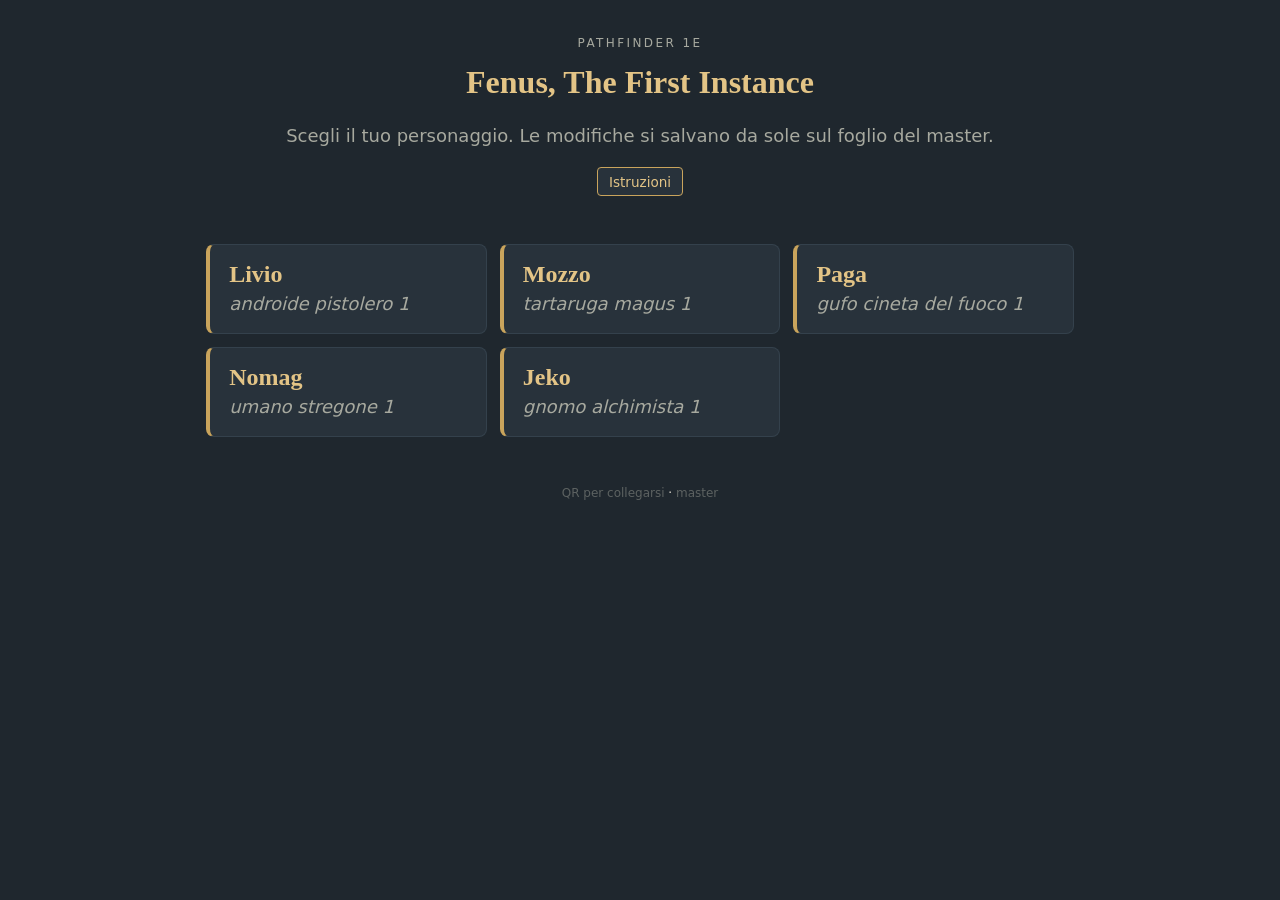
<file: index.html>
<!doctype html>
<html lang="it">
<head>
  <meta charset="utf-8">
  <meta name="viewport" content="width=device-width, initial-scale=1">
  <title>Fenus, The First Instance · Schede</title>
  <link rel="stylesheet" href="css/stile.css">
</head>
<body class="indice">
  <header class="testa-indice">
    <p class="sopra">Pathfinder 1e</p>
    <h1>Fenus, The First Instance</h1>
    <p>Scegli il tuo personaggio. Le modifiche si salvano da sole sul foglio del master.</p>
    <p><a class="btn" href="istruzioni.html">Istruzioni</a></p>
  </header>
  <main id="carte" class="carte"><p class="caricamento">Caricamento…</p></main>
  <footer class="piede"><a href="qr.html" class="discreto">QR per collegarsi</a> · <a href="gm.html" class="discreto">master</a></footer>
  <script src="js/indice.js"></script>
</body>
</html>
</file>
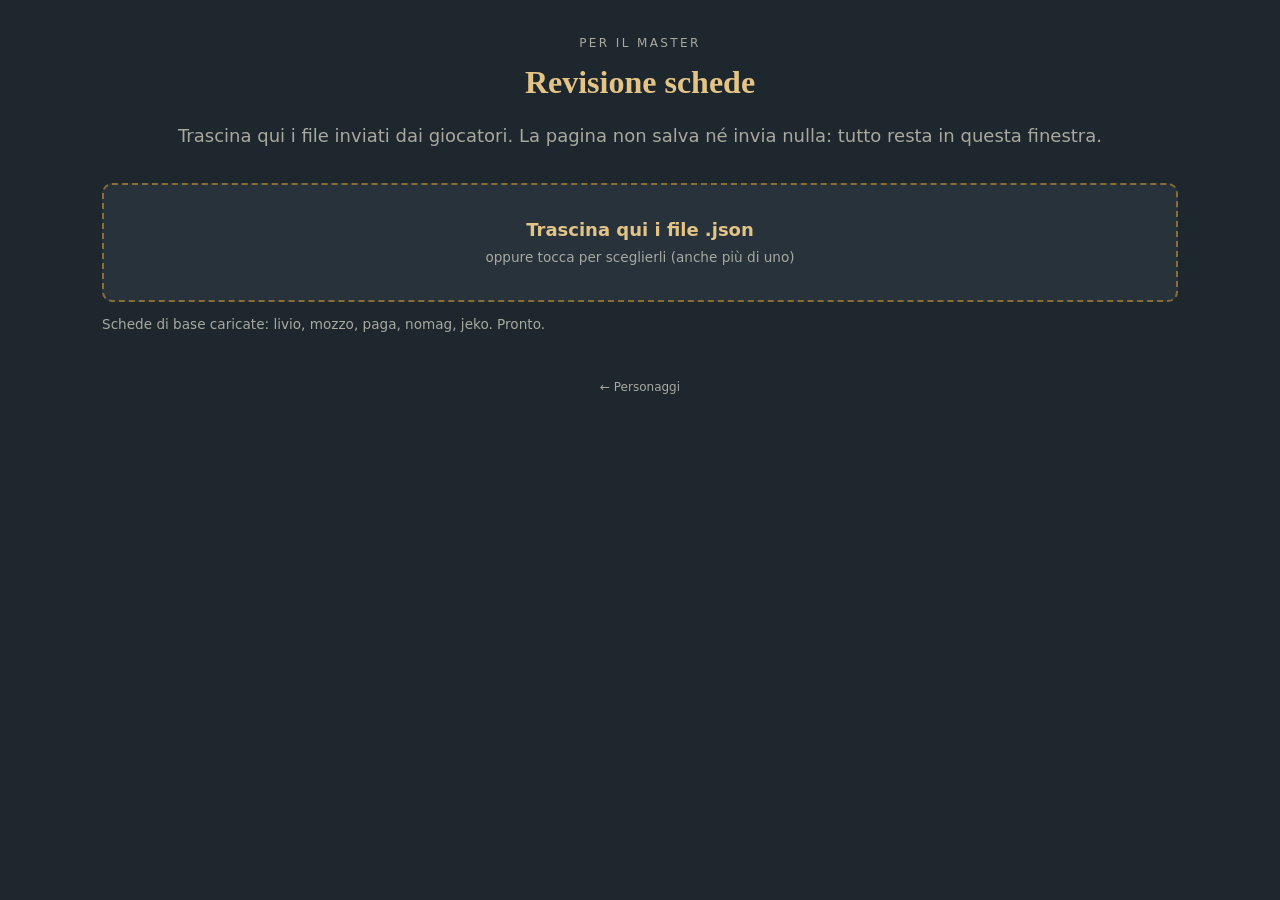
<file: gm.html>
<!doctype html>
<html lang="it">
<head>
  <meta charset="utf-8">
  <meta name="viewport" content="width=device-width, initial-scale=1">
  <meta name="robots" content="noindex">
  <title>Revisione schede · Fenus, The First Instance</title>
  <link rel="stylesheet" href="css/stile.css">
</head>
<body class="gm">
  <header class="testa-indice">
    <p class="sopra">Per il master</p>
    <h1>Revisione schede</h1>
    <p>Trascina qui i file inviati dai giocatori. La pagina non salva né invia nulla: tutto resta in questa finestra.</p>
  </header>
  <main class="gm-main">
    <label class="zona" id="zona" for="file-gm">
      <input type="file" id="file-gm" accept="application/json,.json" multiple hidden>
      <strong>Trascina qui i file .json</strong>
      <span>oppure tocca per sceglierli (anche più di uno)</span>
    </label>
    <p class="gm-stato" id="gm-stato" role="status">Caricamento delle schede di base…</p>
    <div class="gm-azioni" id="gm-azioni" hidden>
      <button type="button" class="btn" id="scarica-tutte">Scarica tutte</button>
      <button type="button" class="btn leggero" id="svuota">Svuota</button>
    </div>
    <div id="risultati"></div>
  </main>
  <footer class="piede"><a href="index.html">← Personaggi</a></footer>
  <script src="js/regole.js"></script>
  <script src="js/scambio.js"></script>
  <script src="js/gm.js"></script>
</body>
</html>
</file>
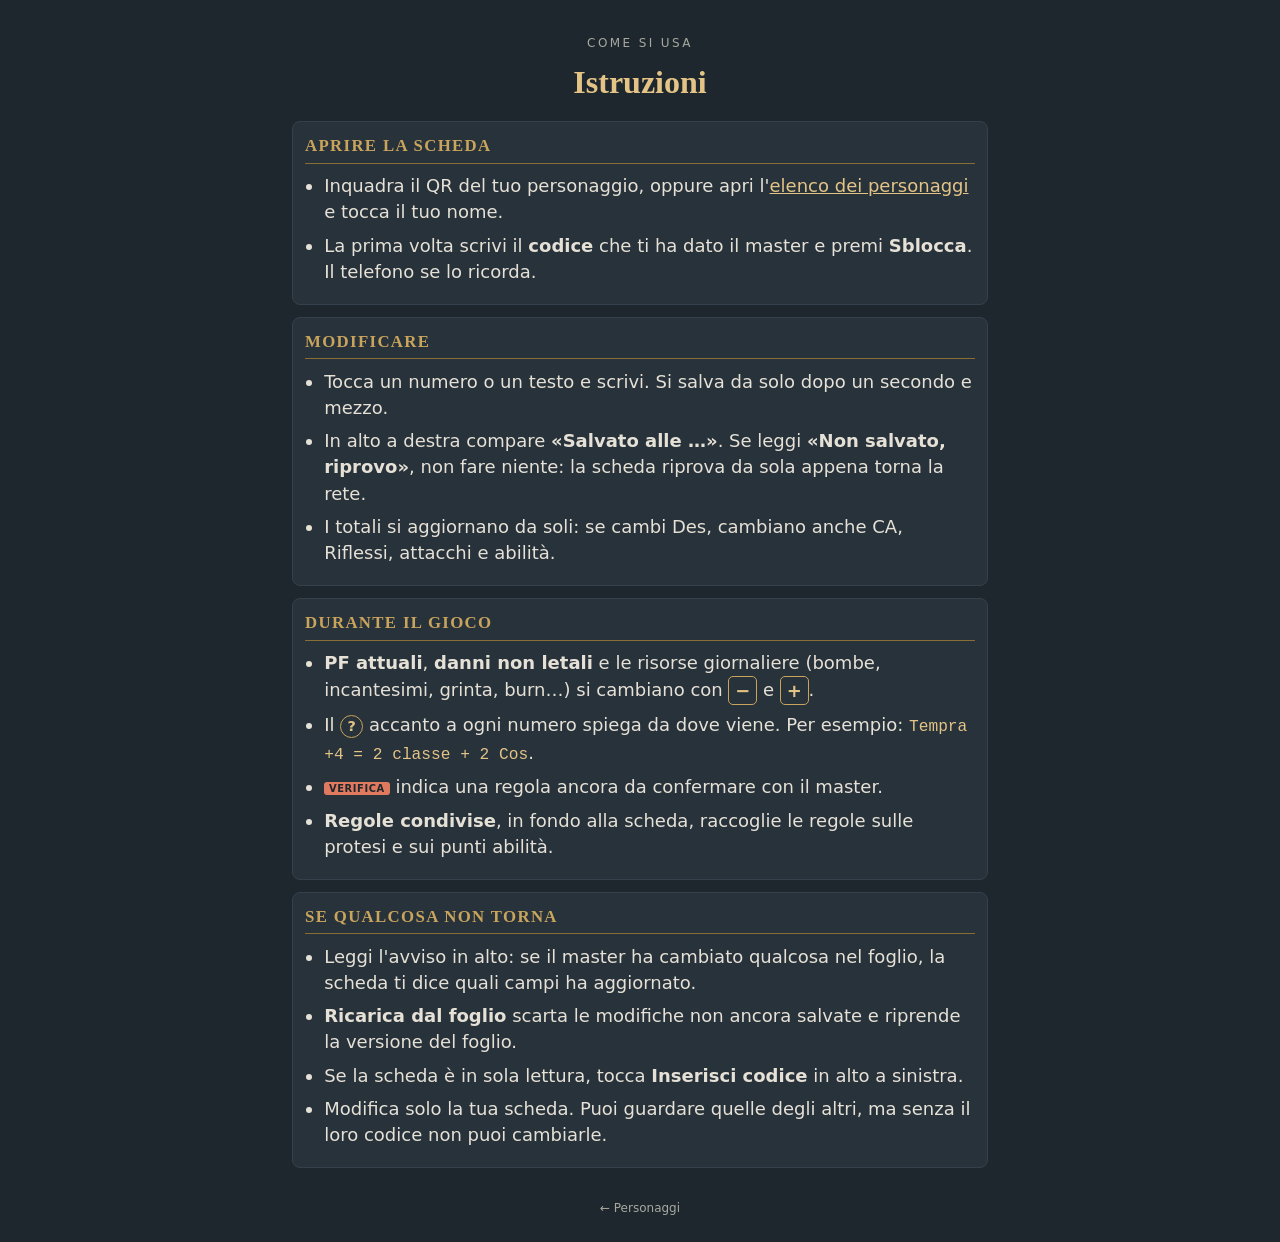
<file: istruzioni.html>
<!doctype html>
<html lang="it">
<head>
  <meta charset="utf-8">
  <meta name="viewport" content="width=device-width, initial-scale=1">
  <title>Istruzioni · Fenus, The First Instance</title>
  <link rel="stylesheet" href="css/stile.css">
</head>
<body class="istruzioni">
  <header class="testa-indice">
    <p class="sopra">Come si usa</p>
    <h1>Istruzioni</h1>
  </header>
  <main class="guida">
    <section class="blocco">
      <h2>Aprire la scheda</h2>
      <ul>
        <li>Inquadra il QR del tuo personaggio, oppure apri l'<a href="index.html">elenco dei personaggi</a> e tocca il tuo nome.</li>
        <li>La prima volta scrivi il <strong>codice</strong> che ti ha dato il master e premi <strong>Sblocca</strong>. Il telefono se lo ricorda.</li>
      </ul>
    </section>
    <section class="blocco">
      <h2>Modificare</h2>
      <ul>
        <li>Tocca un numero o un testo e scrivi. Si salva da solo dopo un secondo e mezzo.</li>
        <li>In alto a destra compare <strong>«Salvato alle …»</strong>. Se leggi <strong>«Non salvato, riprovo»</strong>, non fare niente: la scheda riprova da sola appena torna la rete.</li>
        <li>I totali si aggiornano da soli: se cambi Des, cambiano anche CA, Riflessi, attacchi e abilità.</li>
      </ul>
    </section>
    <section class="blocco">
      <h2>Durante il gioco</h2>
      <ul>
        <li><strong>PF attuali</strong>, <strong>danni non letali</strong> e le risorse giornaliere (bombe, incantesimi, grinta, burn…) si cambiano con <span class="tasto">−</span> e <span class="tasto">+</span>.</li>
        <li>Il <span class="tasto tondo">?</span> accanto a ogni numero spiega da dove viene. Per esempio: <code>Tempra +4 = 2 classe + 2 Cos</code>.</li>
        <li><span class="verifica">VERIFICA</span> indica una regola ancora da confermare con il master.</li>
        <li><strong>Regole condivise</strong>, in fondo alla scheda, raccoglie le regole sulle protesi e sui punti abilità.</li>
      </ul>
    </section>
    <section class="blocco">
      <h2>Se qualcosa non torna</h2>
      <ul>
        <li>Leggi l'avviso in alto: se il master ha cambiato qualcosa nel foglio, la scheda ti dice quali campi ha aggiornato.</li>
        <li><strong>Ricarica dal foglio</strong> scarta le modifiche non ancora salvate e riprende la versione del foglio.</li>
        <li>Se la scheda è in sola lettura, tocca <strong>Inserisci codice</strong> in alto a sinistra.</li>
        <li>Modifica solo la tua scheda. Puoi guardare quelle degli altri, ma senza il loro codice non puoi cambiarle.</li>
      </ul>
    </section>
  </main>
  <footer class="piede"><a href="index.html">← Personaggi</a></footer>
</body>
</html>
</file>
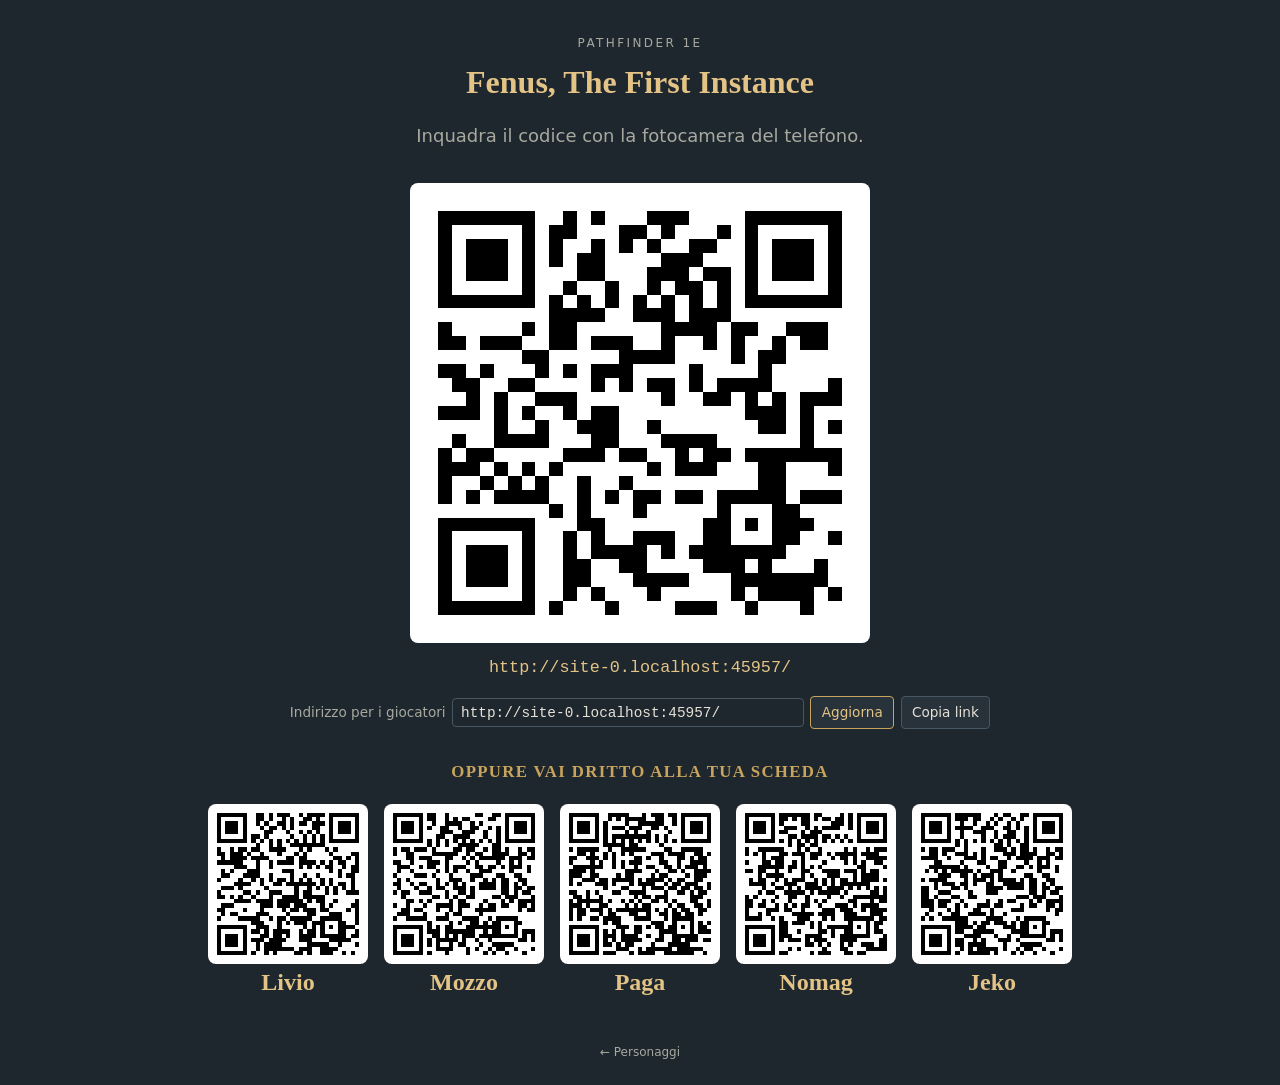
<file: qr.html>
<!doctype html>
<html lang="it">
<head>
  <meta charset="utf-8">
  <meta name="viewport" content="width=device-width, initial-scale=1">
  <meta name="robots" content="noindex">
  <title>Collegati · Fenus, The First Instance</title>
  <link rel="stylesheet" href="css/stile.css">
</head>
<body class="qr">
  <header class="testa-indice">
    <p class="sopra">Pathfinder 1e</p>
    <h1>Fenus, The First Instance</h1>
    <p id="istruzioni">Inquadra il codice con la fotocamera del telefono.</p>
  </header>
  <main class="qr-main">
    <div class="avviso qr-avviso" id="qr-avviso" hidden></div>
    <figure class="qr-grande">
      <div id="qr-sito" class="qr-codice"></div>
      <figcaption><code id="qr-url"></code></figcaption>
    </figure>
    <form class="qr-modifica" id="qr-form">
      <label for="qr-input">Indirizzo per i giocatori</label>
      <input id="qr-input" type="url" inputmode="url" spellcheck="false" autocomplete="off">
      <button type="submit" class="btn">Aggiorna</button>
      <button type="button" class="btn leggero" id="qr-copia">Copia link</button>
      <span class="stato" id="qr-stato" role="status"></span>
    </form>
    <h2 class="qr-titolo">Oppure vai dritto alla tua scheda</h2>
    <div class="qr-pg" id="qr-pg"></div>
  </main>
  <footer class="piede"><a href="index.html">← Personaggi</a></footer>
  <script src="js/vendor/qrcode.js"></script>
  <script src="js/qr.js"></script>
</body>
</html>
</file>
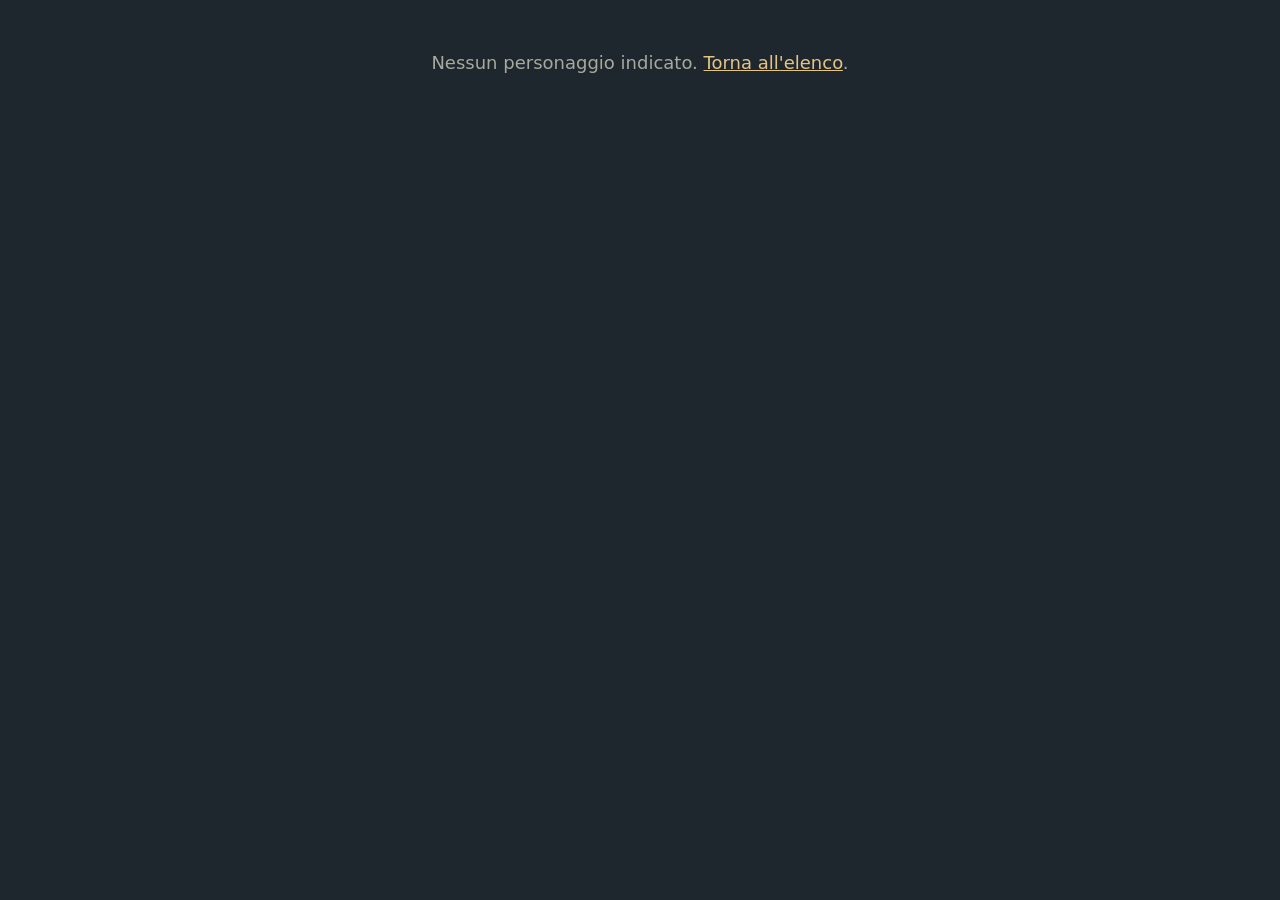
<file: sheet.html>
<!doctype html>
<html lang="it">
<head>
  <meta charset="utf-8">
  <meta name="viewport" content="width=device-width, initial-scale=1">
  <title>Scheda · Fenus, The First Instance</title>
  <link rel="stylesheet" href="css/stile.css">
</head>
<body>
  <div id="app"><p class="caricamento">Caricamento della scheda…</p></div>
  <noscript><p class="errore-pagina">Questa scheda ha bisogno di JavaScript.</p></noscript>
  <script src="config.js"></script>
  <script src="js/regole.js"></script>
  <script src="js/scambio.js"></script>
  <script src="js/foglio.js"></script>
  <script src="js/collegamento.js"></script>
  <script src="js/scheda.js"></script>
</body>
</html>
</file>
<file: css/stile.css>
/* Fenus, The First Instance: ottone e ardesia. Mobile first, poi schermi larghi, poi stampa A4. */
:root {
  --ardesia: #1f272e;
  --ardesia-2: #28323b;
  --ardesia-3: #34414c;
  --linea: #475663;
  --testo: #e6e1d6;
  --tenue: #a7a99f;
  --ottone: #c9a45c;
  --ottone-chiaro: #e3c486;
  --ottone-scuro: #8a6d35;
  --avviso: #e07a5f;
  --mono: ui-monospace, "SF Mono", Menlo, Consolas, "Liberation Mono", monospace;
  --serif: "Iowan Old Style", "Palatino Linotype", Palatino, Georgia, serif;
  --sans: system-ui, -apple-system, "Segoe UI", Roboto, sans-serif;
}
* { box-sizing: border-box; }
[hidden] { display: none !important; } /* un display impostato dal CSS non deve vincere sull'attributo hidden */
html { -webkit-text-size-adjust: 100%; }
body {
  margin: 0; background: var(--ardesia); color: var(--testo);
  font: 18px/1.45 var(--sans);
}
a { color: var(--ottone-chiaro); }
h1, h2, h3 { font-family: var(--serif); font-weight: 600; margin: 0; }
h2 {
  font-size: 1.05rem; letter-spacing: .08em; text-transform: uppercase; color: var(--ottone);
  border-bottom: 1px solid var(--ottone-scuro); padding-bottom: .25rem; margin-bottom: .6rem;
}
h2 small { font: 500 .8rem var(--sans); letter-spacing: 0; text-transform: none; color: var(--tenue); margin-left: .5rem; }
h3 { font-size: .95rem; color: var(--ottone-chiaro); margin: .8rem 0 .35rem; }
.caricamento, .errore-pagina { padding: 2rem 1rem; text-align: center; color: var(--tenue); }

/* ---------- campi modificabili ---------- */
input, select, button { font: inherit; color: inherit; }
.num {
  font-family: var(--mono); font-size: 1rem; text-align: center;
  background: var(--ardesia); border: 1px solid var(--linea); border-radius: 4px;
  padding: .2rem .1rem; width: 3.2rem; -moz-appearance: textfield; appearance: textfield;
}
.num::-webkit-inner-spin-button, .num::-webkit-outer-spin-button { -webkit-appearance: none; margin: 0; }
.num:focus, select:focus, .ed:focus { outline: 2px solid var(--ottone); outline-offset: 1px; }
.w2 { width: 2.6rem; } .w3 { width: 3.4rem; }
.num.troppi { border-color: var(--avviso); color: var(--avviso); }
select {
  background: var(--ardesia); border: 1px solid var(--linea); border-radius: 4px; padding: .15rem .2rem; font-size: .9rem;
}
.ed {
  border-bottom: 1px dashed var(--linea); min-width: 1.5em; display: inline-block; white-space: pre-wrap;
  padding: 0 .1rem; cursor: text;
}
.ed:hover { border-bottom-color: var(--ottone-scuro); }
.ed:empty::before { content: attr(data-ph); color: var(--tenue); opacity: .6; }
output { font-family: var(--mono); }

/* ---------- numeri calcolati e spiegazioni ---------- */
.calc { display: inline-flex; align-items: center; gap: .3rem; white-space: nowrap; }
.calc output { font-size: 1.15rem; font-weight: 600; color: var(--ottone-chiaro); min-width: 1.6em; text-align: right; }
.calc.grande output { font-size: 1.8rem; }
.calc.medio output { font-size: 1.35rem; }
.calc.mini output { font-size: .9rem; }
.calc.errore output { color: var(--avviso); }
.perche {
  width: 1.6rem; height: 1.6rem; border-radius: 50%; border: 1px solid var(--ottone-scuro);
  background: transparent; color: var(--ottone); font: 600 .8rem var(--sans); cursor: pointer; padding: 0;
  flex: none;
}
.perche.attivo, .perche:hover { background: var(--ottone); color: var(--ardesia); }
.spiega {
  font-family: var(--mono); font-size: .85rem; color: var(--ottone-chiaro);
  background: var(--ardesia); border-left: 3px solid var(--ottone); padding: .3rem .5rem; margin: .3rem 0;
}
.verifica {
  display: inline-block; font: 700 .62rem var(--sans); letter-spacing: .06em; color: var(--ardesia);
  background: var(--avviso); border-radius: 3px; padding: .05rem .3rem; vertical-align: middle;
}

/* ---------- barra strumenti ---------- */
.strumenti {
  position: sticky; top: 0; z-index: 5; display: flex; flex-wrap: wrap; gap: .4rem; align-items: center;
  padding: .5rem .75rem; background: rgba(23, 29, 34, .96); border-bottom: 1px solid var(--ottone-scuro);
}
.btn {
  border: 1px solid var(--ottone); background: var(--ardesia-2); color: var(--ottone-chiaro);
  border-radius: 4px; padding: .35rem .65rem; font-size: .85rem; cursor: pointer; text-decoration: none;
}
.btn:hover { background: var(--ottone); color: var(--ardesia); }
.btn.leggero { border-color: var(--linea); color: var(--testo); }
.btn.pericolo { border-color: var(--avviso); color: var(--avviso); }
.btn.pericolo:hover { background: var(--avviso); color: var(--ardesia); }
.stato { font-size: .78rem; color: var(--tenue); margin-left: auto; }
.stato.male { color: var(--avviso); }
.conferma, .avviso {
  margin: .6rem .75rem 0; padding: .6rem .75rem; border: 1px solid var(--avviso); border-radius: 6px; background: var(--ardesia-2);
}
.conferma p, .avviso { margin: 0 0 .5rem; font-size: .9rem; }
.avviso { border-color: var(--ottone); margin-bottom: 0; }

/* ---------- impaginazione ---------- */
.scheda { display: grid; grid-template-columns: minmax(0, 1fr); gap: .75rem; padding: .75rem; max-width: 1400px; margin: 0 auto; }
.blocco { background: var(--ardesia-2); border: 1px solid var(--ardesia-3); border-radius: 8px; padding: .75rem; }
.testa { grid-column: 1 / -1; }
.testa h1 { font-size: 2rem; color: var(--ottone-chiaro); }
.testa .sotto { margin: .1rem 0 .6rem; color: var(--tenue); font-style: italic; }
.dati { display: flex; flex-wrap: wrap; gap: .4rem 1.2rem; margin: 0; }
.dati div { display: flex; align-items: center; gap: .4rem; }
.dati dt { font-size: .75rem; text-transform: uppercase; letter-spacing: .06em; color: var(--tenue); }
.dati dd { margin: 0; display: flex; align-items: center; gap: .3rem; }

/* sessione */
.contatore {
  display: grid; grid-template-columns: auto 1fr auto; align-items: center; gap: .3rem .5rem;
  padding: .35rem 0; border-bottom: 1px solid var(--ardesia-3);
}
.contatore .togli { grid-column: 1; }
.contatore:not(:has(.togli)) .cont-nome { grid-column: 1 / 3; }
.cont-ctrl { display: flex; align-items: center; gap: .3rem; justify-content: flex-end; }
.cont-val { font-size: 1.2rem; }
.cont-val.grande { font-size: 1.5rem; width: 4rem; }
.su { font-family: var(--mono); color: var(--tenue); display: inline-flex; align-items: center; gap: .2rem; }
.pm {
  width: 2.6rem; height: 2.6rem; border-radius: 6px; border: 1px solid var(--ottone);
  background: var(--ardesia); color: var(--ottone-chiaro); font-size: 1.3rem; cursor: pointer; padding: 0;
}
.pm:active { background: var(--ottone); color: var(--ardesia); }
.caselle { display: none; }

/* caratteristiche */
.griglia6 { display: grid; grid-template-columns: repeat(3, 1fr); gap: .5rem; }
.car {
  display: flex; flex-direction: column; align-items: center; gap: .25rem;
  background: var(--ardesia); border: 1px solid var(--ardesia-3); border-radius: 6px; padding: .4rem .2rem;
}
.car abbr { text-decoration: none; font: 600 .8rem var(--sans); letter-spacing: .08em; text-transform: uppercase; color: var(--tenue); }
.car .punteggio { font-size: 1.3rem; width: 3.4rem; }

/* totali */
.totali { display: grid; grid-template-columns: repeat(2, 1fr); gap: .5rem; }
.tot {
  display: flex; flex-direction: column; align-items: center; gap: .1rem;
  background: var(--ardesia); border: 1px solid var(--ardesia-3); border-radius: 6px; padding: .4rem;
}
.et { font-size: .75rem; text-transform: uppercase; letter-spacing: .06em; color: var(--tenue); }
.componenti { display: flex; flex-wrap: wrap; gap: .4rem .9rem; margin-top: .6rem; font-size: .85rem; color: var(--tenue); }
.componenti label { display: flex; align-items: center; gap: .3rem; }
.comp { font-size: .85rem; color: var(--tenue); display: flex; flex-wrap: wrap; align-items: center; gap: .3rem; }
.comp output { color: var(--testo); }
.riga-ts { display: grid; grid-template-columns: 6rem auto 1fr; align-items: center; gap: .2rem .6rem; padding: .35rem 0; border-bottom: 1px solid var(--ardesia-3); }
.riga-ts .comp, .riga-ts .spiega { grid-column: 1 / -1; }

/* attacchi */
.attacco { border-top: 1px solid var(--ardesia-3); padding: .5rem 0; margin-top: .5rem; }
.att-testa { display: flex; align-items: center; gap: .4rem; flex-wrap: wrap; }
.att-testa .calc { margin-left: auto; }
.att-dati { display: flex; flex-wrap: wrap; gap: .2rem 1rem; font-size: .9rem; margin-top: .3rem; }
.att-dati em { font-style: normal; font-size: .72rem; text-transform: uppercase; letter-spacing: .05em; color: var(--tenue); }
.att-det { font-size: .9rem; margin-top: .2rem; }
.nota { font-size: .8rem; }

/* abilità */
.abil {
  display: grid; grid-template-columns: 1.8rem 1fr auto; align-items: center; gap: .1rem .4rem;
  padding: .3rem 0; border-bottom: 1px solid var(--ardesia-3);
}
.abil .ab-comp { grid-column: 2 / -1; font-size: .8rem; color: var(--tenue); display: flex; align-items: center; gap: .25rem; flex-wrap: wrap; }
.abil .spiega { grid-column: 1 / -1; }
.abil.intest { font-size: .7rem; text-transform: uppercase; letter-spacing: .06em; color: var(--tenue); padding-top: 0; }
.abil.intest .ab-comp { font-size: .7rem; }

/* liste */
.lista { list-style: none; margin: 0; padding: 0; }
.lista li { padding: .3rem 0; border-bottom: 1px solid var(--ardesia-3); display: flex; flex-wrap: wrap; gap: .3rem; align-items: baseline; }
.lista li .ed[data-multi] { flex: 1 1 12rem; }
.togli {
  width: 1.6rem; height: 1.6rem; flex: none; border: 1px solid var(--linea); border-radius: 4px; background: transparent;
  color: var(--tenue); cursor: pointer; padding: 0; line-height: 1;
}
.togli:hover { border-color: var(--avviso); color: var(--avviso); }
.riga-agg { margin-top: .5rem; }
.aggiungi { border: 1px dashed var(--ottone-scuro); background: transparent; color: var(--ottone); border-radius: 4px; padding: .25rem .6rem; font-size: .85rem; cursor: pointer; }
.gruppo p { margin: .2rem 0 .5rem; }
.cd { font: 500 .8rem var(--sans); color: var(--tenue); margin-left: .4rem; display: inline-flex; align-items: center; gap: .2rem; }
.piccolo { font-size: .85rem; color: var(--tenue); margin: 0; }
.note .ed { min-height: 3em; display: block; }

/* regole condivise */
.regole { grid-column: 1 / -1; }
.regole summary { cursor: pointer; font-family: var(--serif); color: var(--ottone); letter-spacing: .06em; text-transform: uppercase; font-size: 1rem; }
.regole ul { margin: .5rem 0 0; padding-left: 1.2rem; }
.regole li { margin: .25rem 0; }

/* ---------- indice ---------- */
.testa-indice { text-align: center; padding: 2.2rem 1rem 1rem; }
.testa-indice h1 { color: var(--ottone-chiaro); font-size: 2rem; }
.testa-indice .sopra { text-transform: uppercase; letter-spacing: .2em; font-size: .75rem; color: var(--tenue); margin: 0 0 .4rem; }
.testa-indice p { color: var(--tenue); }
.carte { display: grid; gap: .8rem; padding: 1rem; max-width: 900px; margin: 0 auto; }
.carta {
  display: flex; flex-direction: column; gap: .2rem; padding: 1rem 1.2rem; text-decoration: none; color: var(--testo);
  background: var(--ardesia-2); border: 1px solid var(--ardesia-3); border-left: 4px solid var(--ottone); border-radius: 8px;
}
.carta:hover { border-color: var(--ottone); }
.carta-nome { font: 600 1.5rem var(--serif); color: var(--ottone-chiaro); }
.carta-desc { color: var(--tenue); font-style: italic; }
.carta-nota { font-size: .75rem; color: var(--ottone); }


/* ---------- invio al master ---------- */
.invio { grid-column: 1 / -1; display: grid; gap: .4rem; }
.note-master .ed { display: block; min-height: 2.6em; background: var(--ardesia); border: 1px solid var(--linea); border-radius: 4px; padding: .3rem .5rem; }
.btn.invia { justify-self: start; font-size: 1rem; padding: .55rem 1rem; background: var(--ottone); color: var(--ardesia); font-weight: 600; }
.btn.invia:hover { background: var(--ottone-chiaro); }
.btn:disabled { opacity: .5; cursor: wait; }
.promemoria { margin: 0; font-size: .8rem; color: var(--tenue); }
.inviata { margin: 0; font-size: .85rem; color: var(--ottone-chiaro); }
.inviata:empty { display: none; }
#msg-invio { color: var(--testo); }

/* ---------- piè di pagina ---------- */
.piede { text-align: center; padding: 2rem 1rem 1.5rem; font-size: .75rem; }
.piede a { color: var(--tenue); text-decoration: none; }
.piede a.discreto { opacity: .45; }
.piede a:hover { opacity: 1; color: var(--ottone); }

/* ---------- pagina del master ---------- */
.gm-main { max-width: 1100px; margin: 0 auto; padding: 0 .75rem; display: grid; gap: .8rem; }
.zona {
  display: flex; flex-direction: column; align-items: center; gap: .3rem; padding: 2rem 1rem; cursor: pointer; text-align: center;
  border: 2px dashed var(--ottone-scuro); border-radius: 10px; background: var(--ardesia-2); color: var(--ottone-chiaro);
}
.zona span { color: var(--tenue); font-size: .85rem; }
.zona.sopra, .zona:hover { border-color: var(--ottone); background: var(--ardesia-3); }
.gm-stato { margin: 0; font-size: .85rem; color: var(--tenue); }
.gm-stato.male { color: var(--avviso); }
.gm-azioni { display: flex; gap: .5rem; }
.gm-carta h2 small { font: italic 400 .85rem var(--sans); text-transform: none; letter-spacing: 0; color: var(--tenue); margin-left: .4rem; }
.gm-testa { display: flex; flex-wrap: wrap; justify-content: space-between; gap: .5rem; }
.gm-testa p { margin: 0; }
.gm-bottoni { display: flex; gap: .4rem; align-items: flex-start; }
.tenue { color: var(--tenue); font-size: .85rem; }
.ok { color: #9cc58a; font-size: .9rem; }
.arancio { color: #e8b04b; font-size: .9rem; margin: .3rem 0; }
.rossi { margin: .5rem 0; padding: .5rem .5rem .5rem 1.6rem; border: 1px solid var(--avviso); border-radius: 6px; color: var(--avviso); font-size: .9rem; }
.rossi li { margin: .15rem 0; }
.nota-master { margin: 0; padding: .5rem .75rem; border-left: 3px solid var(--ottone); background: var(--ardesia); white-space: pre-wrap; }
.gm-tab { width: 100%; border-collapse: collapse; font-size: .85rem; margin-top: .3rem; }
.gm-tab th { text-align: left; font-weight: 500; font-size: .72rem; text-transform: uppercase; letter-spacing: .05em; color: var(--tenue); border-bottom: 1px solid var(--ottone-scuro); padding: .3rem; }
.gm-tab td { padding: .35rem .3rem; border-bottom: 1px solid var(--ardesia-3); vertical-align: top; }
.gm-tab td:nth-child(n+2) { font-family: var(--mono); white-space: pre-wrap; word-break: break-word; }
.gm-tab td small { display: block; font-family: var(--mono); font-size: .7rem; color: var(--tenue); }
.gm-tab tr.rosso td { color: var(--avviso); }
.gm-tab tr.rosso td small { color: var(--avviso); opacity: .8; }
.gm-tab.deriv tr:not(.cambiato) td { color: var(--tenue); }
.gm-tab.deriv tr.cambiato td:last-child { color: var(--ottone-chiaro); font-weight: 600; }
.gm-deriv { margin-top: .8rem; }
.gm-deriv summary { cursor: pointer; color: var(--ottone-chiaro); font-family: var(--serif); }
.vuoto { color: var(--tenue); font-style: italic; }
.errore-file { border-color: var(--avviso); }


/* ---------- pagina QR ---------- */
.qr-main [hidden] { display: none !important; }
.qr-main { max-width: 1000px; margin: 0 auto; padding: 0 1rem 1rem; display: grid; gap: 1rem; justify-items: center; text-align: center; }
.qr-avviso { margin: 0; text-align: left; border-color: var(--avviso); max-width: 640px; }
.qr-avviso p { font-size: .9rem; }
.qr-codice svg { display: block; width: 100%; height: auto; border-radius: 8px; }
.qr-grande { margin: 0; width: min(60vh, 86vw, 460px); }
.qr-grande figcaption { margin-top: .6rem; }
.qr-grande code { font-family: var(--mono); color: var(--ottone-chiaro); font-size: 1.05rem; word-break: break-all; }
.qr-modifica { display: flex; flex-wrap: wrap; gap: .4rem; align-items: center; justify-content: center; font-size: .85rem; color: var(--tenue); }
.qr-modifica input { font: .9rem var(--mono); min-width: min(22rem, 80vw); padding: .35rem .5rem; background: var(--ardesia); color: var(--testo); border: 1px solid var(--linea); border-radius: 4px; }
.qr-modifica .stato { margin-left: 0; flex-basis: 100%; }
.qr-titolo { border: 0; margin: .5rem 0 0; }
.qr-pg { display: grid; grid-template-columns: repeat(auto-fit, minmax(130px, 160px)); gap: 1rem; justify-content: center; width: 100%; }
.qr-carta { display: flex; flex-direction: column; align-items: center; gap: .3rem; text-decoration: none; }
.qr-carta .qr-codice { width: 100%; }
@media print {
  body.qr { background: #fff; }
  .qr .qr-modifica, .qr .qr-avviso, .qr .piede { display: none !important; }
  .qr .testa-indice { padding-top: 0; }
  .qr .qr-grande { width: 110mm; }
  .qr .qr-pg { grid-template-columns: repeat(5, 1fr); }
}


/* ---------- foglio Google: sola lettura, aggiornamento, codice ---------- */
.sola-lettura .pm, .sola-lettura .togli, .sola-lettura .riga-agg { display: none; }
.sola-lettura #corpo input:disabled, .sola-lettura #corpo select:disabled { opacity: 1; color: var(--testo); border-color: transparent; background: transparent; }
.sola-lettura #corpo .ed { border-bottom-color: transparent; cursor: default; }
.in-aggiornamento #corpo { opacity: .6; transition: opacity .2s; }
.in-aggiornamento .stato::before { content: "⟳ "; }
.link-codice { background: none; border: 0; padding: 0; color: var(--ottone); text-decoration: underline; font-size: .8rem; cursor: pointer; }
.pannello-codice { border-color: var(--ottone); display: flex; flex-wrap: wrap; gap: .4rem; align-items: center; }
.pannello-codice p { flex-basis: 100%; margin: 0; }
.pannello-codice input { font: 1rem var(--mono); padding: .35rem .5rem; background: var(--ardesia); color: var(--testo); border: 1px solid var(--linea); border-radius: 4px; width: 12rem; }
.errore-codice { color: var(--avviso); font-size: .85rem; }
.errore-codice:empty { display: none; }
#avviso-testo p { margin: 0 0 .4rem; }


/* ---------- pagina istruzioni ---------- */
.guida { max-width: 720px; margin: 0 auto; padding: 0 .75rem; display: grid; gap: .75rem; }
.guida ul { margin: 0; padding-left: 1.2rem; }
.guida li { margin: .45rem 0; }
.guida code { font-family: var(--mono); color: var(--ottone-chiaro); font-size: .9em; }
.tasto { display: inline-flex; align-items: center; justify-content: center; min-width: 1.6em; height: 1.6em; padding: 0 .3em; border: 1px solid var(--ottone); border-radius: 5px; color: var(--ottone-chiaro); font-weight: 600; }
.tasto.tondo { border-radius: 50%; font-size: .8em; }

/* ---------- schermi larghi ---------- */
@media (min-width: 700px) {
  .griglia6 { grid-template-columns: repeat(6, 1fr); }
  .totali { grid-template-columns: repeat(4, 1fr); }
  .carte { grid-template-columns: repeat(2, 1fr); }
  .scheda { grid-template-columns: repeat(2, minmax(0, 1fr)); }
  .caratt { grid-column: 1 / -1; }
}
@media (min-width: 1150px) {
  .scheda { grid-template-columns: repeat(3, minmax(0, 1fr)); }
  .carte { grid-template-columns: repeat(3, 1fr); }
}

/* ---------- stampa A4: un personaggio per pagina ---------- */
@media print {
  @page { size: A4; margin: 8mm; }
  :root { --testo: #111; --tenue: #555; --ottone: #6b5222; --ottone-chiaro: #3b2d10; --ottone-scuro: #8a6d35; --ardesia-3: #ccc; --linea: #bbb; }
  html, body { background: #fff; color: #111; font-size: 7.6pt; line-height: 1.25; }
  .strumenti, .conferma, .avviso, .invio, .piede, .perche, .spiega, .togli, .riga-agg, .pm, .abil.intest { display: none !important; }
  .scheda { display: block; column-count: 3; column-gap: 4mm; padding: 0; max-width: none; }
  .blocco { background: none; border: 0; border-radius: 0; padding: 0 0 2mm; margin: 0; break-inside: avoid; }
  .testa { column-span: all; display: flex; align-items: baseline; justify-content: space-between; gap: 4mm; border-bottom: 1.5pt solid var(--ottone); margin-bottom: 2mm; }
  .testa h1 { font-size: 16pt; }
  .testa .sotto { margin: 0; }
  .nomi { display: flex; align-items: baseline; gap: 3mm; }
  .caratt { column-span: all; }
  .regole { column-span: none; }
  h2 { font-size: 8pt; margin: 0 0 1mm; padding-bottom: .5mm; }
  h3 { font-size: 7.6pt; margin: 1mm 0 .5mm; }
  .num, select { border: 0; background: none; padding: 0; width: 2.2em; display: inline; text-align: center; font-size: inherit; appearance: none; -webkit-appearance: none; }
  select { font-family: var(--mono); width: auto; }
  .car .punteggio, .totali .num { width: 2.5em; }
  .ed { border: 0; }
  .ed:empty::before { content: ""; }
  .calc output, .calc.grande output, .calc.medio output { font-size: 9pt; color: #000; }
  .calc.grande output { font-size: 11pt; }
  .griglia6 { grid-template-columns: repeat(6, 1fr); gap: 1.5mm; }
  .car, .tot { background: none; border: .6pt solid #999; padding: .8mm; border-radius: 2px; }
  .car .punteggio { font-size: 10pt; width: 3em; }
  .totali { grid-template-columns: repeat(4, 1fr); gap: 1mm; }
  .componenti, .comp, .abil .ab-comp { font-size: 6.6pt; gap: .6mm; margin-top: .6mm; }
  .riga-ts { grid-template-columns: 4.5em auto 1fr; padding: .4mm 0; }
  .riga-ts .comp { grid-column: 3; }
  .abil { grid-template-columns: 1fr auto; padding: .3mm 0; border-bottom: .4pt solid #ddd; }
  .abil .ab-comp { grid-column: 1 / -1; }
  .attacco { padding: .6mm 0; margin-top: .6mm; }
  .att-dati, .att-det { font-size: 7pt; }
  .lista li { padding: .3mm 0; border-bottom: .4pt solid #ddd; }
  .contatore { grid-template-columns: 1fr auto; padding: .6mm 0; border-bottom: .4pt solid #ddd; }
  .contatore .cont-nome { grid-column: 1 !important; }
  .contatore .cont-val { visibility: hidden; width: 1.2em; }
  .cont-ctrl .su { font-size: 7pt; }
  .caselle { display: inline; grid-column: 2; font-size: 10pt; letter-spacing: .5mm; }
  .contatore.pf .cont-ctrl, .contatore:has([data-p="pf.nonLetali"]) .cont-ctrl { grid-column: 2; }
  .contatore.pf .cont-val, .contatore:has([data-p="pf.nonLetali"]) .cont-val {
    visibility: visible; color: transparent; border: .6pt solid #555; width: 12mm; height: 5mm;
  }
  .contatore:not(.pf):not(:has([data-p="pf.nonLetali"])) .cont-ctrl { display: none; }
  .caselle.vuota { display: none; }
  .verifica { background: none; color: #000; border: .6pt solid #000; font-size: 5.5pt; }
  .regole summary { font-size: 8pt; list-style: none; }
  .regole summary::-webkit-details-marker { display: none; }
  .regole ul { margin: .5mm 0 0; padding-left: 3mm; font-size: 7pt; }
  .regole li { margin: 0; }
  .note .ed { min-height: 0; }
}

/* incantesimi al giorno calcolati */
.giorn { margin: 0 0 .3rem; font-size: .85rem; color: var(--tenue); display: flex; align-items: center; gap: .4rem; }
.avviso p { margin: 0 0 .5rem; }
</file>
